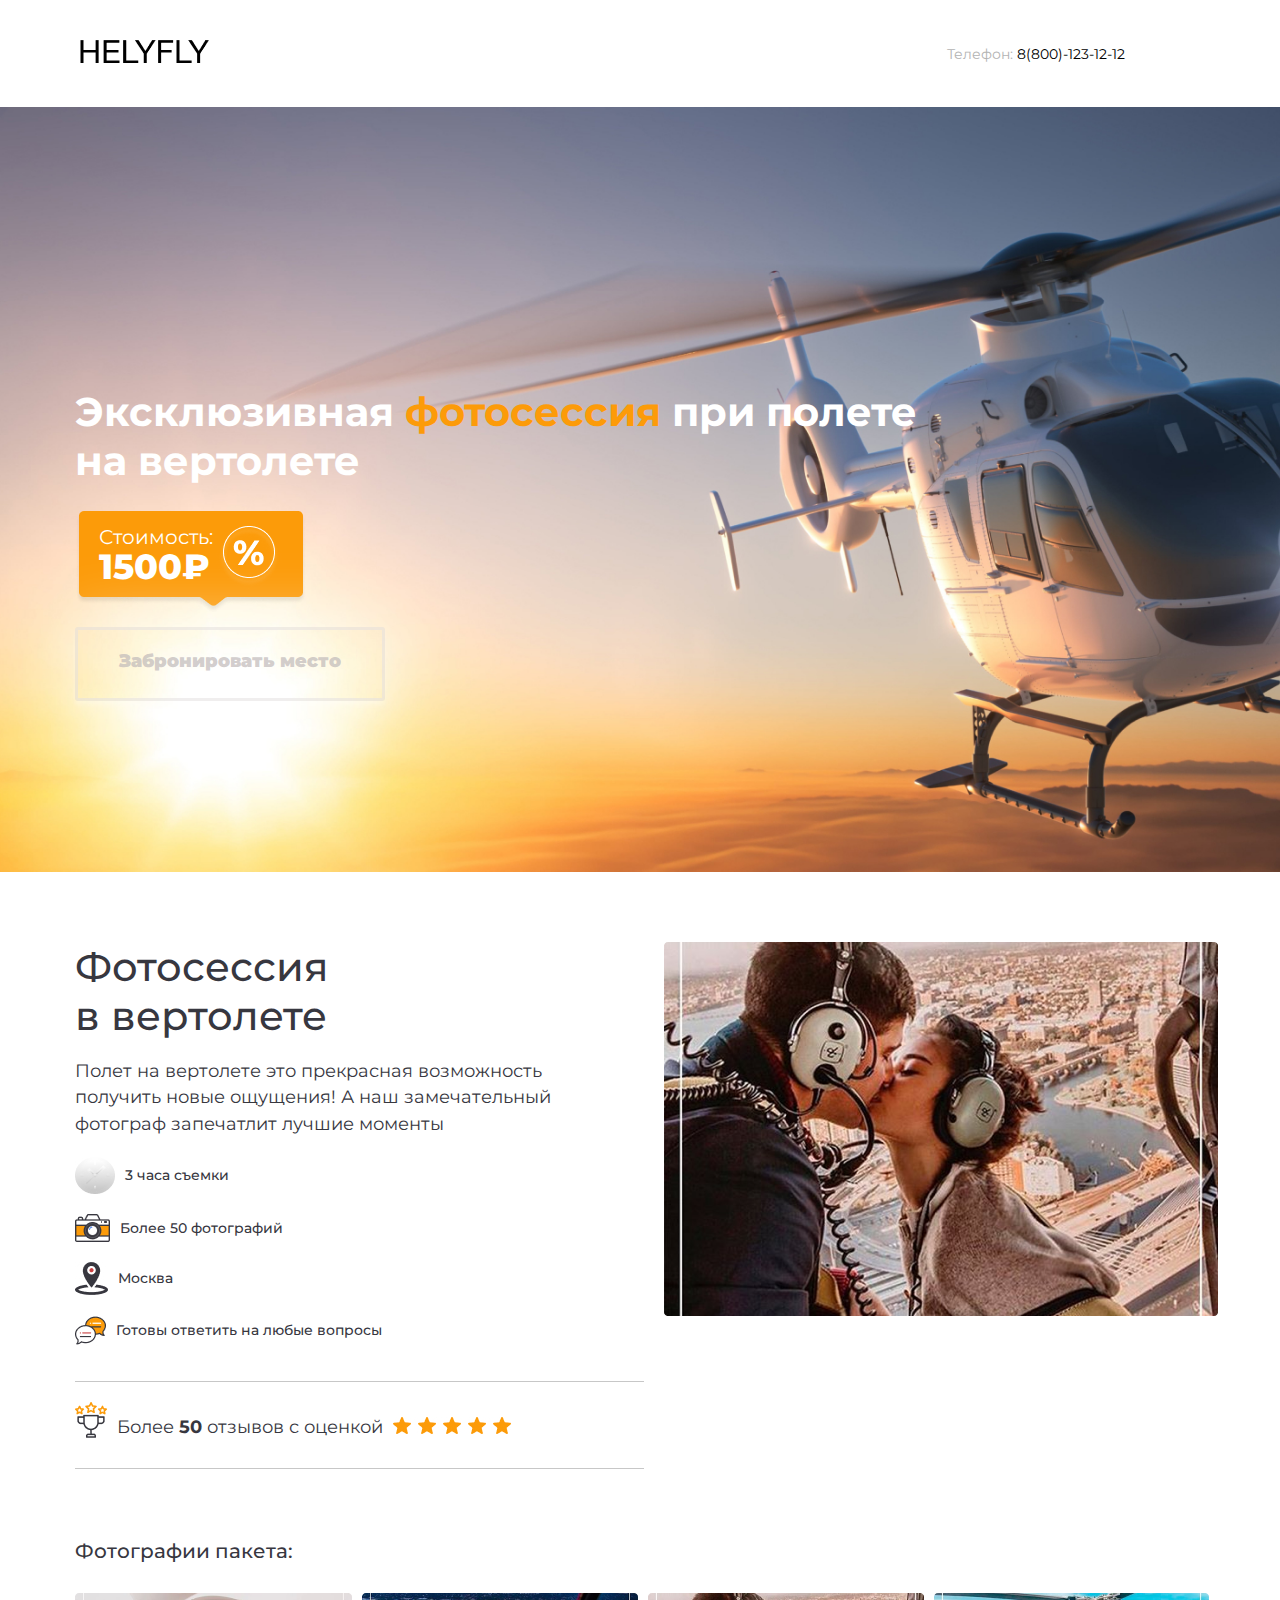
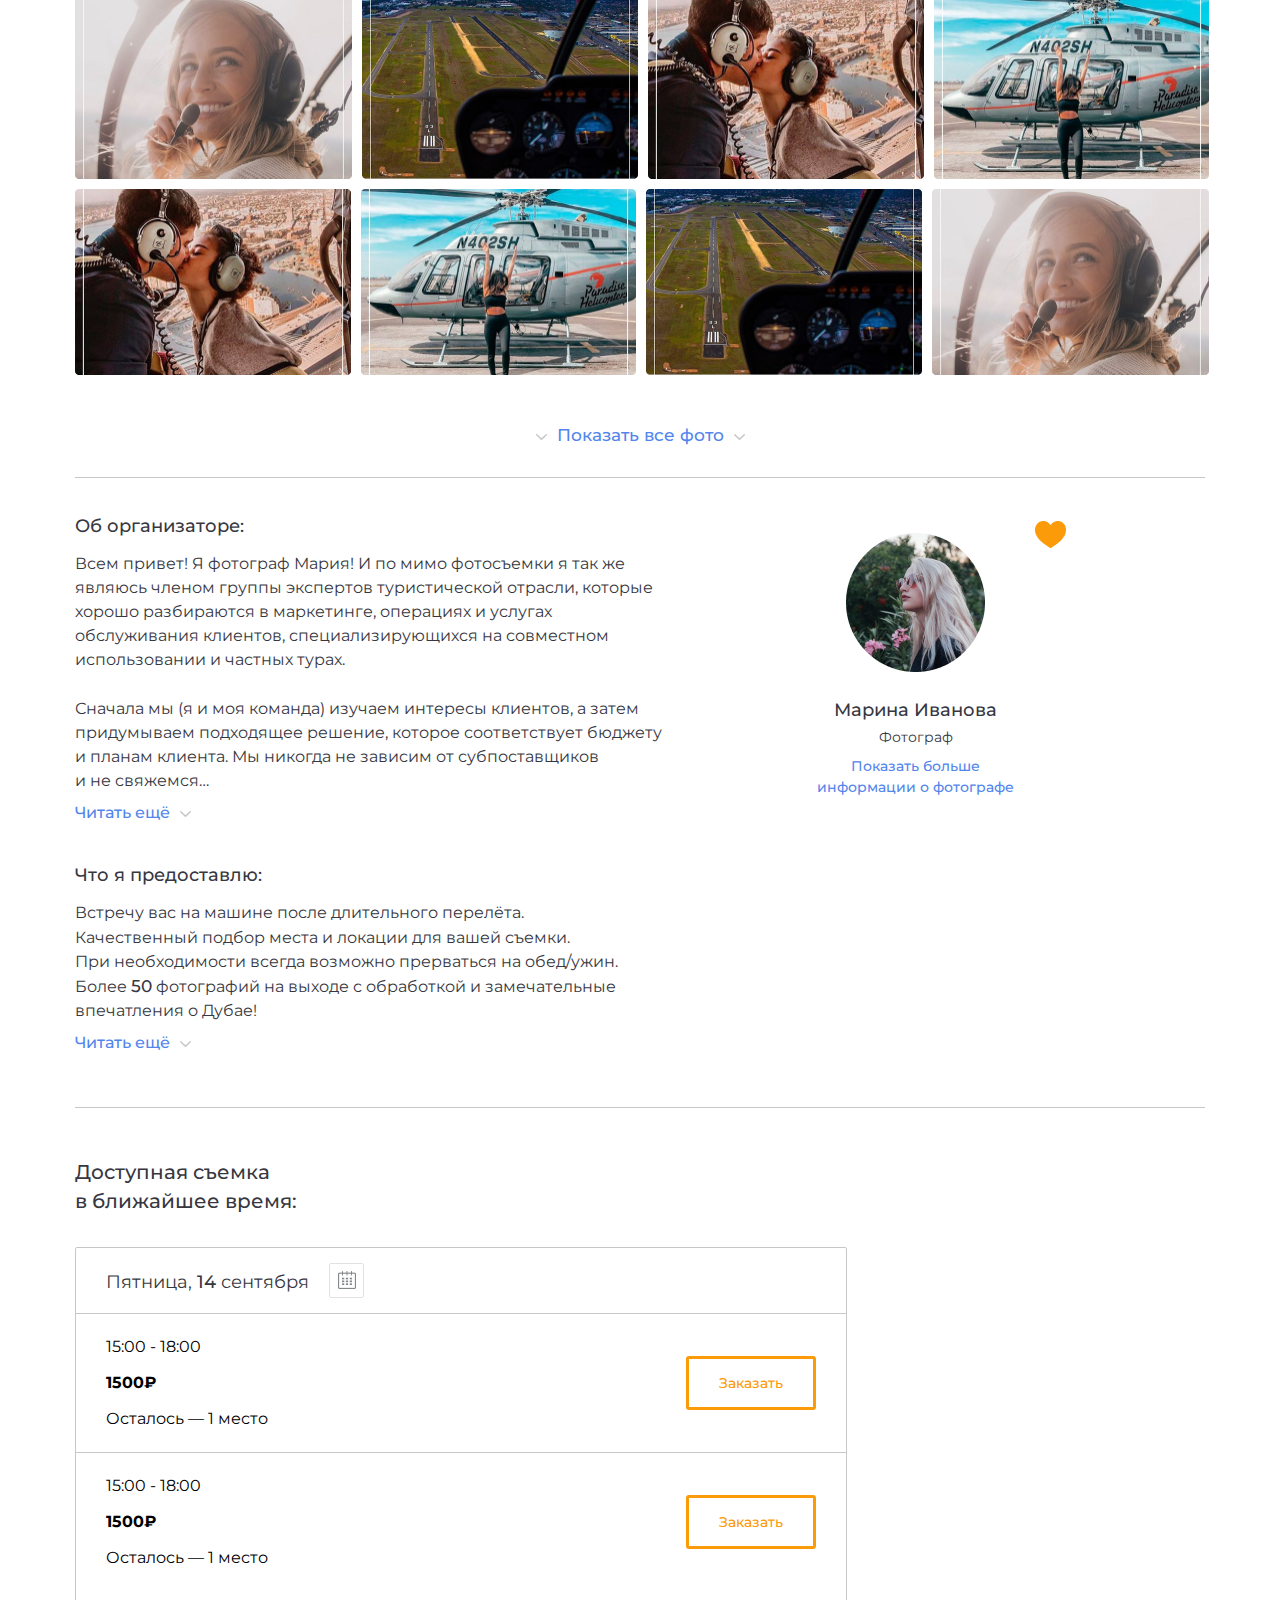
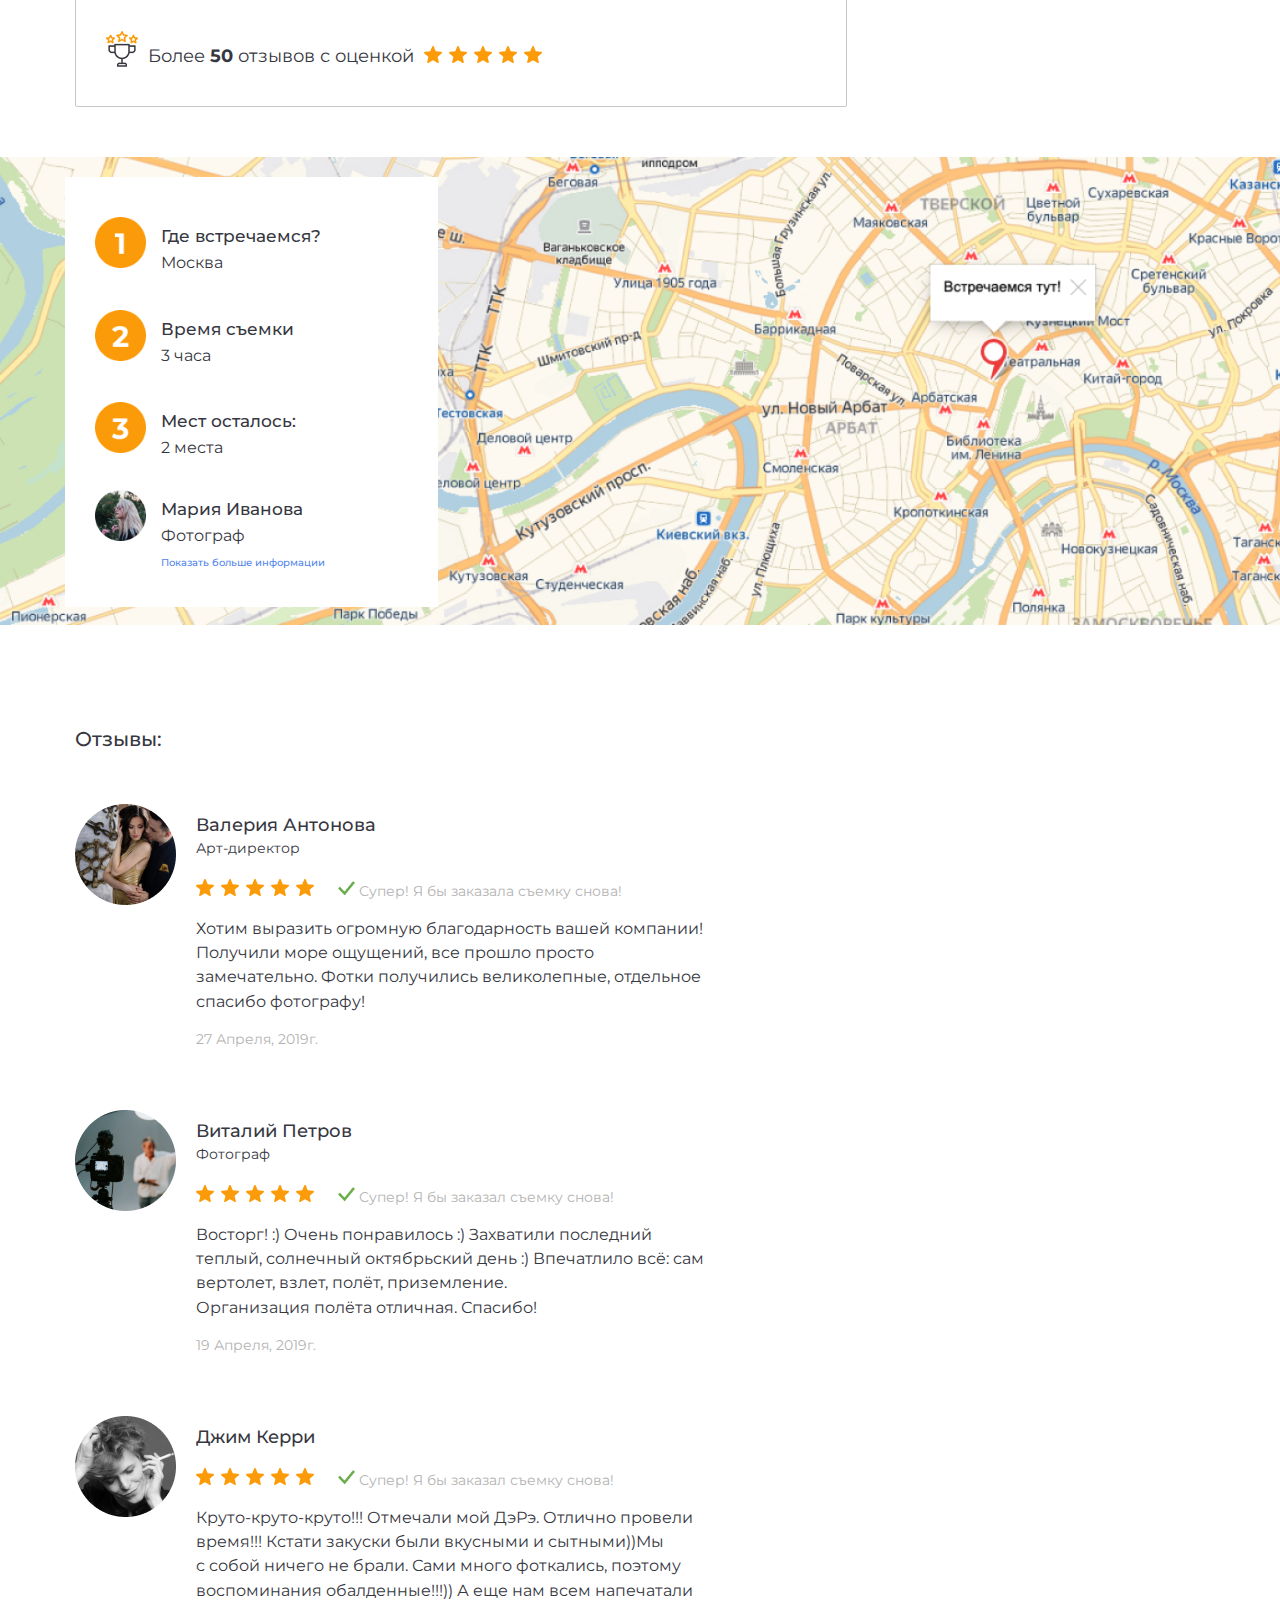
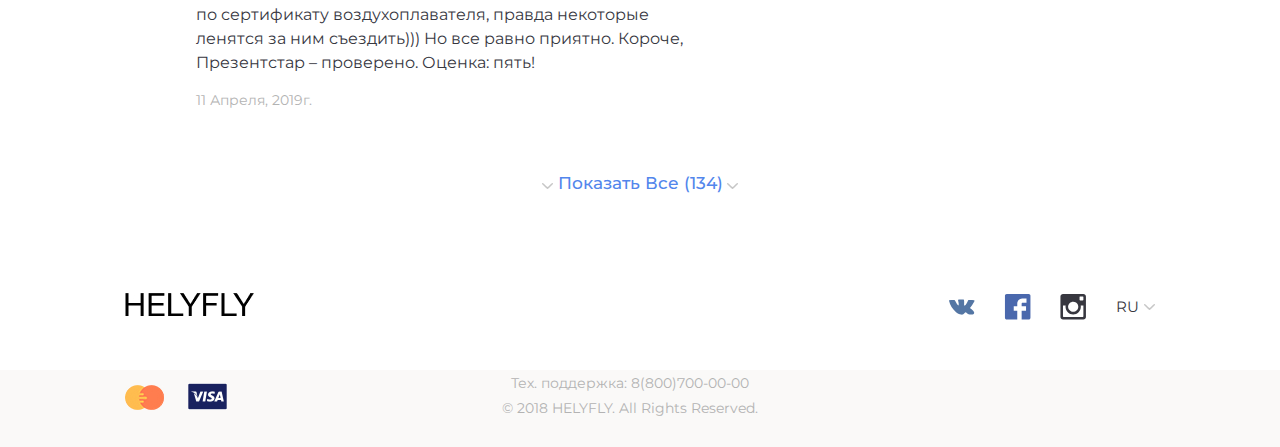
<file: index.html>
<!DOCTYPE html>
<html lang="en">
<head>
    <meta charset="UTF-8">
    <link rel="preconnect" href="https://fonts.googleapis.com">
    <link rel="preconnect" href="https://fonts.gstatic.com" crossorigin>
    <link href="https://fonts.googleapis.com/css2?family=Press+Start+2P&display=swap" rel="stylesheet">
    <link rel="preconnect" href="https://fonts.googleapis.com">
    <link rel="preconnect" href="https://fonts.gstatic.com" crossorigin>
    <link href="https://fonts.googleapis.com/css2?family=Montserrat:wght@700&family=Press+Start+2P&display=swap" rel="stylesheet">
    <link rel="preconnect" href="https://fonts.googleapis.com">
    <link rel="preconnect" href="https://fonts.gstatic.com" crossorigin>
    <link href="https://fonts.googleapis.com/css2?family=Montserrat:wght@700;900&family=Press+Start+2P&display=swap" rel="stylesheet">
    <link rel="preconnect" href="https://fonts.googleapis.com">
    <link rel="preconnect" href="https://fonts.gstatic.com" crossorigin>
    <link href="https://fonts.googleapis.com/css2?family=Montserrat:wght@700;800;900&family=Press+Start+2P&display=swap" rel="stylesheet">
    <link rel="preconnect" href="https://fonts.googleapis.com">
    <link rel="preconnect" href="https://fonts.gstatic.com" crossorigin>
    <link href="https://fonts.googleapis.com/css2?family=Montserrat:wght@400;700;800;900&family=Press+Start+2P&display=swap" rel="stylesheet">
    <link rel="preconnect" href="https://fonts.googleapis.com">
    <link rel="preconnect" href="https://fonts.gstatic.com" crossorigin>
    <link href="https://fonts.googleapis.com/css2?family=Montserrat:wght@400;500;700;800;900&family=Press+Start+2P&display=swap" rel="stylesheet">
    <link rel="preconnect" href="https://fonts.googleapis.com" />
    <link rel="preconnect" href="https://fonts.gstatic.com" crossorigin />
    <link href="https://fonts.googleapis.com/css2?family=Montserrat:wght@500&display=swap" rel="stylesheet" />
    <link rel="preconnect" href="https://fonts.googleapis.com" />
    <link rel="preconnect" href="https://fonts.gstatic.com" crossorigin />
    <link href="https://fonts.googleapis.com/css2?family=Montserrat&display=swap" rel="stylesheet" />
    <link rel="stylesheet" href="app.css">
    <meta name="viewport" content="width=device-width, initial-scale=1.0">
    <title>Helicopter</title>
</head>
<body>
    <section class="header">
        <div class="container">
            <div class="header-line">
                <div class="header-logo">
                    <img src="image/logo.png" alt="">
                </div>
                <div class="phone">
                    <div class="number">
                        Телефон:
                        <a class="num" href="*">8(800)-123-12-12</a>
                    </div>
                </div>
            </div>
        </div>
    </section>
    <section class="helimain">
        <div class="container">
            <div class="helimain-title">
                <div class="helimain-text">
                    Эксклюзивная <span>фотосессия</span> при полете<br>на вертолете
                </div>
                <div class="helimain-price">
                    <img src="image/price.png" alt="">
                    <div class="halimain-price-block">
                        <img src="image/%.png" class="helimain-circle">
                        <div class="halimain-cost">
                            Стоимость:
                        </div>
                        <div class="helimain-1500">
                            1500₽
                        </div>
                    </div>
                </div>
                <div class="helimain-btn">
                    <a href="form/form.html" class="helimain-button">Забронировать место</a>
                </div>
            </div>
        </div>
    </section>
    <section class="photoshoot">
        <div class="container">
          <div class="photoshoot__body">
            <div class="photoshoot__right">
              <div class="photoshoot__title">
                <h3 class="photoshoot__title-text">
                  Фотосессия <br />
                  в вертолете
                </h3>
              </div>
              <p class="photoshoot__paragrah">
                Полет на вертолете это прекрасная возможность <br />
                получить новые ощущения! А наш замечательный <br />
                фотограф запечатлит лучшие моменты
              </p>
  
              <div class="photoshoot__recomended">
                <img src="./img/photoshoot__icon-01.jpg" alt="" />
                <p class="photoshoot__icon-text01">3 часа съемки</p>
              </div>
              <div class="photoshoot__recomended">
                <img src="./img/photoshoot__icon-02.jpg" alt="" />
                <p class="photoshoot__icon-text01">Более 50 фотографий</p>
              </div>
              <div class="photoshoot__recomended">
                <img src="./img/photoshoot__icon-03.jpg" alt="" />
                <p class="photoshoot__icon-text01">Москва</p>
              </div>
              <div class="photoshoot__recomended">
                <img src="./img/photoshoot__icon-04.jpg" alt="" />
                <p class="photoshoot__icon-text01">
                  Готовы ответить на любые вопросы
                </p>
              </div>
  
              <div class="photoshoot__line-1"></div>
  
              <div class="photoshoot__grade">
                <img src="./img/photoshoot__icon-05.jpg" alt="" />
                <p class="photoshoot__icon-text02">
                  Более <span class="photoshoot__grade-color">50</span> отзывов с
                  оценкой
                </p>
                <img
                  class="photoshoot__grade-img"
                  src="./img/photoshoot__icon-06.jpg"
                  alt=""
                />
              </div>
  
              <div class="photoshoot__line-2"></div>
            </div>
  
            <div class="photoshoot__left">
              <img
                class="photoshoot__img"
                src="./img/left-big__img-01.png"
                alt=""
              />
            </div>
          </div>
        </div>
    </section>
    <section class="photo-package">
        <div class="container">
          <div class="photo-package__body">
            <div class="photo-package__title">
              <p class="photo-package__text-1">Фотографии пакета:</p>
            </div>
  
            <div class="photo-package__images-1">
              <img
                src="./img/photo-package-1.png"
                alt=""
                class="photo-package__img-1"
              />
              <img
                src="./img/photo-package-2.png"
                alt=""
                class="photo-package__img-1"
              />
              <img
                src="./img/photo-package-3.png"
                alt=""
                class="photo-package__img-1"
              />
              <img
                src="./img/photo-package-4.png"
                alt=""
                class="photo-package__img-1"
              />
            </div>
            <div class="photo-package__images-2">
              <img
                src="./img/photo-package-3.png"
                alt=""
                class="photo-package__img-1"
              />
              <img
                src="./img/photo-package-4.png"
                alt=""
                class="photo-package__img-1"
              />
              <img
                src="./img/photo-package-2.png"
                alt=""
                class="photo-package__img-1"
              />
              <img
                src="./img/photo-package-1.png"
                alt=""
                class="photo-package__img-1"
              />
            </div>
  
            <div class="photo-package__buttons">
              <button class="photo-package__button-01">Показать все фото</button>
            </div>
  
            <div class="photo-package__line"></div>
          </div>
        </div>
    </section>
    <section class="organization">
        <div class="container">
          <div class="organization__body">
  
            <div class="organization__right">
              <div class="organization__title-1">
                <p class="organization__text-1">Об организаторе:</p>
              </div>
  
              <div class="organization__info-1">
                <p class="organization__text-info-1">
                  Всем привет! Я фотограф Мария! И по мимо фотосъемки я так же
                  <br/>
                  являюсь членом группы экспертов туристической отрасли, которые
                  <br/>
                  хорошо разбираются в маркетинге, операциях и услугах <br />
                  обслуживания клиентов, специализирующихся на совместном <br />
                  использовании и частных турах.
                  <br/>
                  <br/>
                  Сначала мы (я и моя команда) изучаем интересы клиентов, а затем
                  <br/>
                  придумываем подходящее решение, которое соответствует бюджету
                  <br/>
                  и планам клиента. Мы никогда не зависим от субпоставщиков <br />
                  и не свяжемся…
                </p>
              </div>
              <div class="organization__buttons">
                <button class="organization__button-01">Читать ещё</button>
              </div>
  
              <div class="organization__title-1">
                <p class="organization__text-1">Что я предоставлю:</p>
              </div>
               <p class="organization__text-info-2">
                Встречу вас на машине после длительного перелёта. <br>
                Качественный подбор места и локации для вашей съемки. <br>
                 При необходимости всегда возможно прерваться на обед/ужин. <br>
                 Более <span class="photoshoot__grade-color-2">50</span> фотографий на выходе с обработкой и замечательные <br>
                 впечатления о Дубае!
               </p>
               <div class="organization__buttons">
                <button class="organization__button-01">Читать ещё</button>
              </div>
            </div>
  
          
  
            <div class="organization__left">
              
              <div class="organization__profil-01">
              <div class="organization__images">
              <img src="./img/vectorheart.jpg" alt="" class="organization__img-heard">
              </div>
                <img src="./img/Maria Ivanovna.png" alt="" class="organization__img-1"/>
                <p class="organization__text-2">Марина Иванова</p>
                <p class="organization__text-3">Фотограф</p>
                <button class="organization__button-2">Показать больше <br/> информации о фотографе</button>
              </div>
            </div>
  
  
          </div>
        </div>
    </section>
    <section class="price">
        <div class="container">
          <div class="price__body">
  
            <div class="price__title">
              <p class="price__title-text-1">Доступная съемка <br> в ближайшее время:</p>
            </div>
  
            <div class="price__menu">
              <div class="price__date">
                <p class="price__date-text-01">Пятница, <span class="price__number-bold">14</span> сентября <img class="price__date-img-01" src="./img/price__date.jpg" alt=""></p>
              </div>
  
              <div class="prices">
                <div class="price__texts">
                <p class="price__text-01">15:00 - 18:00 </p>
                <p class="price__text-02">1500₽</p>
                <p class="price__text-03">Осталось — 1 место</p>
                </div>
                <div class="prices__buttons">
                <button class="price__button-01">Заказать</button>
                </div>
            </div>
            <div class="prices-2">
              <div class="price__texts">
                <p class="price__text-01">15:00 - 18:00 </p>
                <p class="price__text-02">1500₽</p>
                <p class="price__text-03">Осталось — 1 место</p>
                </div>
                <div class="prices__buttons">
                <button class="price__button-01">Заказать</button>
                </div>
            </div>
  
            <div class="photoshoot__grade-2">
                <img src="./img/photoshoot__icon-05.jpg" alt="" />
                <p class="photoshoot__icon-text02">Более <span class="photoshoot__grade-color">50</span> отзывов с оценкой</p>
                <img class="photoshoot__grade-img" src="./img/photoshoot__icon-06.jpg" alt=""/>
              </div>
  
          </div>
        </div>
    </section>
    <section class="maps">
        <div class="container">
            <div class="map-place">
                <div class="map-1">
                    <img src="image/num1.png" class="map-image">
                    <div class="map-text-1">
                        Где встречаемся?<br><span>Москва</span>
                    </div>  
                </div>
                <div class="map-2">
                    <img src="image/num2.png" class="map-image">
                    <div class="map-text-2">
                        Время съемки<br><span>3 часа</span>
                    </div>
                </div>
                <div class="map-3">
                    <img src="image/num3.png" class="map-image">
                    <div class="map-text-3">
                        Мест осталось:<br><span>2 места</span>
                    </div>
                </div>
                <div class="map-avatar">
                    <img src="image/avatar-map.png" class="map-image">
                    <div class="avatar">
                        Мария Иванова<br><span>Фотограф</span><br>
                        <a class="btn" href="*">Показать больше информации</a>
                    </div>
                </div>
            </div>
        </div>
    </section>
    <section class="reviews">
        <div class="container">
            <div class="reviews-naming">
                Отзывы:
            </div>
            
            <div class="reviews-title">
                <div class="reviews-line">
                    <div class="reviews-icon">
                        <img src="image/reviews-avatar-1.png" class="avatar-img-1">
                    </div>
                    <div class="reviews-coment">
                        <div class="name">
                            Валерия Антонова<br><span>Арт-директор</span>
                        </div>
                        <div class="reviews-estimation">
                            <img src="image/star.png" alt="">
                            <img src="image/check.png" class="check-img">
                            Супер! Я бы заказала съемку снова!
                        </div>
                        <div class="reviews-text">
                            Хотим выразить огромную благодарность вашей компании! <br>Получили море ощущений, все прошло просто <br>замечательно. Фотки получились великолепные, отдельное <br>спасибо фотографу!
                        </div>
                        <div class="reviews-date">
                            27 Апреля, 2019г.
                        </div>
                    </div>
                </div>
            </div>
            <div class="reviews-title">
                <div class="reviews-line">
                    <div class="reviews-icon">
                        <img src="image/reviews-avatar-2.png" class="avatar-img-1">
                    </div>
                    <div class="reviews-coment">
                        <div class="name">
                            Виталий Петров<br><span>Фотограф</span>
                        </div>
                        <div class="reviews-estimation">
                            <img src="image/star.png" alt="">
                            <img src="image/check.png" class="check-img">
                            Супер! Я бы заказал съемку снова!
                        </div>
                        <div class="reviews-text">
                            Восторг! :) Очень понравилось :) Захватили последний <br>теплый, солнечный октябрьский день :) Впечатлило всё: сам <br>вертолет, взлет, полёт, приземление. <br>Организация полёта отличная. Спасибо!
                        </div>
                        <div class="reviews-date">
                            19 Апреля, 2019г.
                        </div>
                    </div>
                </div>
            </div>
            <div class="reviews-title">
                <div class="reviews-line">
                    <div class="reviews-icon">
                        <img src="image/reviews-avatar-3.png" class="avatar-img-1">
                    </div>
                    <div class="reviews-coment">
                        <div class="name">
                            Джим Керри
                        </div>
                        <div class="reviews-estimation">
                            <img src="image/star.png" alt="">
                            <img src="image/check.png" class="check-img">
                            Супер! Я бы заказал съемку снова!
                        </div>
                        <div class="reviews-text">
                            Круто-круто-круто!!! Отмечали мой ДэРэ. Отлично провели <br>время!!! Кстати закуски были вкусными и сытными))Мы <br>с собой ничего не брали. Сами много фоткались, поэтому <br>воспоминания обалденные!!!)) А еще нам всем напечатали <br>по сертификату воздухоплавателя, правда некоторые <br>ленятся за ним съездить))) Но все равно приятно. Короче, <br>Презентстар – проверено. Оценка: пять!
                        </div>
                        <div class="reviews-date">
                            11 Апреля, 2019г.
                        </div>
                    </div>
                </div>
            </div>
        </div>
        <div class="reviews-other">
            <img src="image/arrow.png" alt="">
            <a href="#" class="reviews-button">Показать Все (134)</a>
            <img src="image/arrow.png" alt="">
        </div>
    </section>
    <section class="link">
        <div class="container">
          <div class="link__body">
  
            <div class="link__right">
              <img src="./img/link__HELYFLY-logo.jpg" alt="" class="link__img-01">
            </div>
  
            <div class="link__left">
              <svg xmlns="http://www.w3.org/2000/svg" width="137" height="26" viewBox="0 0 137 26" fill="none">
               <path fill-rule="evenodd" clip-rule="evenodd" d="M25.0593 6.34671C25.1479 6.3744 25.229 6.42146 25.2971 6.4845C25.3652 6.54754 25.4189 6.62495 25.4534 6.71114C25.4878 6.79732 25.5027 6.89011 25.4968 6.98275C25.4909 7.07538 25.4642 7.16556 25.4192 7.24671C25.2992 7.47971 25.1691 7.7067 25.0491 7.9337C25.0476 8.01323 25.0268 8.0912 24.9885 8.16089C24.9502 8.23058 24.8957 8.2899 24.8293 8.33371C23.725 10.3409 22.4432 12.2451 20.9992 14.0237C20.9944 14.0252 20.9901 14.028 20.9866 14.0316C20.9831 14.0353 20.9805 14.0398 20.9792 14.0447C22.6492 15.2277 26.6392 18.2447 24.6892 19.9447C23.6692 20.8377 20.7091 20.6877 19.5691 20.1817C18.9084 19.8425 18.2934 19.4208 17.739 18.9267C16.759 18.1367 16.4891 18.1827 15.6091 19.0267C14.4791 20.1117 13.8494 20.7987 12.1794 20.6017C10.1849 20.2539 8.32981 19.3479 6.82933 17.9887C3.4438 15.0405 1.05985 11.1113 0.00901499 6.74671C-0.00445804 6.67883 -0.00269686 6.60884 0.0134095 6.54154C0.0295159 6.47424 0.0600229 6.41121 0.102765 6.35678C0.145507 6.30236 0.199402 6.25783 0.260968 6.22623C0.322534 6.19463 0.390073 6.17671 0.45921 6.17371C0.47921 6.17371 0.479249 6.16371 0.499249 6.15871C2.07974 5.87493 3.69259 5.81735 5.28929 5.9877C5.41579 6.00343 5.53429 6.05752 5.62913 6.1427C5.67589 6.16149 5.71727 6.19175 5.74925 6.2307C6.97925 7.7127 7.51905 9.66971 8.79905 11.1107C9.41905 11.8107 9.61942 11.6947 9.67943 10.7337C9.70775 10.3213 9.71086 9.90753 9.68919 9.49471C9.62919 8.41571 9.24909 7.47071 9.08909 6.42171C9.05895 6.28436 9.08441 6.14065 9.15941 6.0217C9.17637 5.90306 9.23091 5.79313 9.31566 5.70839C9.4004 5.62365 9.5105 5.56866 9.62913 5.5517C11.1537 5.45292 12.6825 5.43223 14.2092 5.4897C14.3038 5.46046 14.4052 5.46215 14.4988 5.49452C14.5923 5.5269 14.673 5.58828 14.7292 5.66971C14.7864 5.68635 14.8381 5.71821 14.8786 5.76189C14.9192 5.80557 14.9469 5.85942 14.9592 5.91771C15.1391 6.86004 15.1998 7.82126 15.1394 8.7787C15.1294 9.2387 15.1191 9.70271 15.1091 10.1627C15.0991 10.4257 15.0993 10.6897 15.0993 10.9527C14.9993 11.4387 15.1894 11.6237 15.6594 11.5107C16.4494 11.5977 16.6591 10.9267 17.0491 10.3107C17.2791 9.9447 17.4992 9.5677 17.7092 9.1857C18.2092 8.2857 18.569 7.34271 19.029 6.42771C19.0619 6.35456 19.1135 6.29131 19.1784 6.24428C19.2434 6.19725 19.3194 6.16808 19.3992 6.1597C19.4453 6.13367 19.4963 6.11766 19.5491 6.1127C21.3886 5.97547 23.2381 6.05402 25.0593 6.34671Z" fill="#5476A4"/>
               <path fill-rule="evenodd" clip-rule="evenodd" d="M134.379 0H113.989C113.313 0.00237184 112.666 0.271792 112.188 0.749496C111.711 1.2272 111.441 1.87442 111.439 2.54999V22.947C111.441 23.6226 111.711 24.2698 112.188 24.7475C112.666 25.2252 113.313 25.4946 113.989 25.497H134.379C135.055 25.4962 135.703 25.2273 136.181 24.7492C136.659 24.2712 136.928 23.623 136.929 22.947V2.547C136.928 1.87138 136.659 1.22385 136.181 0.746399C135.703 0.268944 135.055 0.000528187 134.379 0ZM124.189 7.64799C125.198 7.64799 126.184 7.9471 127.022 8.50749C127.861 9.06789 128.515 9.86441 128.901 10.7963C129.287 11.7282 129.388 12.7536 129.191 13.743C128.994 14.7323 128.509 15.641 127.795 16.3542C127.082 17.0675 126.173 17.5532 125.184 17.75C124.195 17.9468 123.169 17.8458 122.237 17.4598C121.305 17.0738 120.509 16.4201 119.949 15.5814C119.388 14.7427 119.089 13.7567 119.089 12.748C119.091 11.396 119.629 10.0999 120.585 9.14374C121.541 8.1876 122.837 7.64937 124.189 7.64699V7.64799ZM114.629 22.948C114.544 22.9539 114.458 22.9415 114.378 22.9116C114.298 22.8817 114.225 22.835 114.165 22.7747C114.104 22.7144 114.057 22.6418 114.026 22.5618C113.996 22.4818 113.983 22.3963 113.989 22.311V11.472H116.669C116.562 11.888 116.518 12.3179 116.539 12.747C116.539 14.7746 117.345 16.7191 118.778 18.1528C120.212 19.5865 122.157 20.392 124.184 20.392C126.212 20.392 128.156 19.5865 129.59 18.1528C131.024 16.7191 131.829 14.7746 131.829 12.747C131.849 12.3185 131.808 11.8893 131.709 11.472H134.379V22.307C134.384 22.3914 134.372 22.476 134.342 22.5553C134.313 22.6345 134.266 22.7066 134.207 22.7667C134.147 22.8269 134.076 22.8738 133.997 22.9043C133.918 22.9349 133.834 22.9484 133.749 22.944H114.629V22.948ZM134.379 5.73999C134.384 5.82443 134.372 5.90905 134.342 5.98828C134.313 6.06751 134.266 6.13957 134.207 6.19972C134.147 6.25988 134.076 6.30677 133.997 6.33733C133.918 6.36788 133.834 6.3814 133.749 6.377H131.199C131.114 6.38287 131.028 6.37044 130.948 6.34055C130.868 6.31065 130.795 6.26399 130.734 6.20367C130.674 6.14335 130.627 6.07078 130.597 5.99081C130.566 5.91085 130.554 5.82532 130.559 5.73999V3.18999C130.554 3.10474 130.567 3.01935 130.597 2.9395C130.628 2.85965 130.674 2.7872 130.735 2.72699C130.795 2.66678 130.868 2.6202 130.948 2.59036C131.028 2.56053 131.114 2.54814 131.199 2.554H133.749C133.833 2.54962 133.918 2.5631 133.997 2.5936C134.075 2.62409 134.147 2.6709 134.207 2.73094C134.266 2.79099 134.312 2.86292 134.342 2.94203C134.372 3.02114 134.384 3.10563 134.379 3.18999V5.73999Z" fill="#37373F"/>
              <path fill-rule="evenodd" clip-rule="evenodd" d="M79.689 25.494H72.6489V16.703H77.0488V12.308H72.6489V9.67C72.6505 9.43719 72.744 9.21437 72.9087 9.04984C73.0734 8.8853 73.296 8.79231 73.5288 8.791H77.4888V4.39099H73.0889C71.7682 4.50233 70.5381 5.10693 69.6431 6.08443C68.748 7.06193 68.2536 8.34064 68.2588 9.666V12.304H64.7388V16.698H68.2588V25.49H57.709C57.2426 25.4892 56.7957 25.3037 56.4658 24.974C56.136 24.6443 55.9503 24.1974 55.9492 23.731V1.758C55.9505 1.29181 56.136 0.845116 56.4658 0.515656C56.7957 0.186195 57.2428 0.000791421 57.709 0H79.689C80.1536 0.00290161 80.5985 0.189296 80.9263 0.518585C81.2541 0.847875 81.4382 1.29337 81.439 1.758V23.735C81.4384 24.1998 81.2541 24.6455 80.9263 24.9751C80.5984 25.3046 80.1538 25.4911 79.689 25.494Z" fill="#4A68AD"/>
             </svg>
             <p class="link__lang">RU</p>
             <img src="./img/arrow-1.jpg" alt="" class="link__img-02">
            </div>
  
          </div>
        </div>
    </section>
    <footer class="footer">
        <div class="container">
          <div class="footer__body">
  
            <div class="footer__right">
              <div class="footer__icons">
                <img src="./img/footer__icon-01.jpg" alt="" class="footer__icon">
                <img src="./img/footer__icon-02.jpg" alt="" class="footer__icon">
              </div>
            </div>
  
            <div class="footer__center">
              <div class="footer__texts">
                <p class="footer__text-01">Тех. поддержка: 8(800)700-00-00</p>
                <p class="footer__text-02">© 2018 HELYFLY. All Rights Reserved.</p>
              </div>
            </div>
  
          </div>
        </div>
    </footer>
</body>
</html>
</file>
<file: app.css>
* {
  margin: 0;
}

body {
    margin: 0;
    font-family: "Open Sans", sans-serif;
}

.container {
  margin: 0px auto;
  width: 100%;
  max-width: 1130px;
}

.header {
    background: #fff;
    background-repeat: no-repeat;
    background-size: cover;
}

.header-line {
    background-color: #fff;
    padding-top: 40px;
    padding-bottom: 40px;
    margin-right: -200px;
    margin-left: 5px;
    display: flex;
    justify-content: space-between;
    align-items: center;
}

.header-logo {
    margin-right: 35px;
}

.number {
    margin-right: 280px;
    color: #B3B3B3;
    font-family: Montserrat;
    font-size: 14px;
    font-style: normal;
    font-weight: 400;
    line-height: normal;
}

.num {
    color: #000;
    text-decoration: none;
    font-family: Montserrat;
    font-weight: 400;
    transition: color 0.3s linear;
}

.num:hover {
    color: #0ccfe9;
}

.button {
    background-color: #FC9B09;
    color: #FFF;
    text-decoration: none;
    padding: 10px 18px;
    font-size: 14px;
    font-weight: 700;
    font-family: "Open Sans", sans-serif;
    transition: background-color 0.2s linear;
    transition: color 0.2s linear;
}

.button:hover {
    background-color: #bf6924;
    color: #565252;
}

.helimain {
    background-image: url(image/fon.jpg);
    position: relative;
    height: 85vh;
    background-repeat: no-repeat;
    background-size: cover;
}

.helimain-title {
    padding-top: 280px;
    display: flex;
    align-items: center;
    display: grid;
}

.helimain-text {
    width: 887px;
    height: 89px;
    color: #FFF;
    font-family: Montserrat;
    font-size: 40px;
    font-style: normal;
    font-weight: 700;
    line-height: normal;
}

.helimain-text span {
    color: #FC9B09;
}

.helimain-price {
    padding-top: 35px;
    width: 224px;
    height: 96px;
}

.halimain-price-block {
    position: relative;
    bottom: 107px; left: 4px;
    width: 224px;
    height: 96px;
}

.helimain-circle {
    position: relative;
    top: 4px; left: 129px;
}

.halimain-cost{
    position: relative;
    bottom: 75px; left: 20px;
    color: #FFF;
    font-family: Montserrat;
    font-size: 20px;
    font-style: normal;
    font-weight: 400;
    line-height: 151.156%;
    width: 121px;
    height: 19px;
}

.helimain-1500 {
    position: relative;
    bottom: 75px; left: 20px;
    width: 113px;
    height: 36px;
    color: #FFF;
    font-family: Montserrat;
    font-size: 35px;
    font-style: normal;
    font-weight: 800;
    line-height: 151.156%;
}

.helimain-btn {
    width: 304px;
    height: 68px;
    position: relative;
    top: 20px;
    border-radius: 3px;
    border: 3px solid #e4e1e18e;
    box-shadow: 0px 4px 4px 0px rgba(255, 255, 255, 0.25), 0px 4px 70px 0px rgba(255, 255, 255, 0.70);
    text-align: center;
}

.helimain-button {
    width: 230px;
    height: 21px;
    position: relative;
    top: 20px;
    color: #bfb9b9b6;
    text-decoration: none;
    text-align: center;
    font-family: Montserrat;
    font-size: 18px;
    font-style: normal;
    font-weight: 900;
    line-height: normal;
}

.helimain-button:hover {
 color: #FC9B09;
}

.photoshoot {
    text-decoration: none;
    margin: 70px 0px;
    padding: 0;
  }
  
  .container {
    margin: 0px auto;
    max-width: 1130px;
    width: 100%;
  }
  
  .photoshoot__title-text {
    font-family: Montserrat;
    font-size: 40px;
    font-weight: 500;
    color: #37373f;
  }
  
  .photoshoot__paragrah {
    color: #37373f;
    font-family: Montserrat;
    font-size: 18px;
    line-height: normal;
    margin-top: 18px;
    line-height: 146.28%;
    
  }
  
  .photoshoot__recomended {
    display: flex;
    align-items: center;
    gap: 10px;
    margin-top: 20px;
  }
  
  .photoshoot__icon-text01 {
    color: #37373f;
    font-family: Montserrat;
    font-size: 14px;
    font-weight: 500;
  }
  
  .photoshoot__icon-text02 {
    color: #37373f;
    font-family: Montserrat;
    font-size: 18px;
  }
  
  .photoshoot__grade-color {
    font-weight: bold;
  }
  
  .photoshoot__line-1 {
    content: "";
    display: flex;
    width: 569px;
    height: 1px;
    background-color: #c7c7c7;
    margin-top: 35px;
    margin-bottom: 20px;
  }
  
  .photoshoot__line-2 {
    content: "";
    display: flex;
    width: 569px;
    height: 1px;
    background-color: #c7c7c7;
    margin-top: 30px;
  }
  
  .photoshoot__grade {
    display: flex;
    align-items: end;
    gap: 10px;
  }
  
  .photoshoot__grade-2 {
    display: flex;
    align-items: end;
    gap: 10px;
    margin-top: 60px;
    margin-left: 30px;
  }
  
  .photoshoot__left {
    margin-left: 20px;
  }
  
  .photoshoot__grade-img {
    margin-bottom: 4px;
  }
  
  .photoshoot__body {
    display: flex;
  }

  .photo-package__title {
    margin-top: 30px;
    margin-bottom: 30px;
  }
  
  .photo-package__text-1 {
    color: #37373f;
    font-family: Montserrat;
    font-size: 20px;
    font-weight: 500;
  }
  
  .photo-package__images-1 {
    display: flex;
    gap: 10px;
  }
  
  .photo-package__images-2 {
    display: flex;
    margin-top: 10px;
    gap: 10px;
  }
  
  .photo-package__buttons {
    text-align: center;
  }
  
  .photo-package__button-01 {
    color: #5286ec;
    font-family: Montserrat;
    font-size: 17px;
    margin-top: 45px;
    border: none;
    background-color: #fff;
    cursor: pointer;
    font-weight: 500;
    padding: 5px 5px;
  }
  .photo-package__button-01:hover {
    color: #5285ec9d;
  }
  
  .photo-package__button-01::before {
    content: url(./img/arrow-1.jpg);
    align-items: center;
    margin-right: 10px;
    position: relative;
    bottom: 1px;
  }
  
  .photo-package__button-01::after {
    content: url(./img/arrow-1.jpg);
    margin-left: 10px;
    position: relative;
    bottom: 1px;
  }
  
  .photo-package__line {
    width: 100%;
    height: 1px;
    background-color: #c7c7c7;
    margin-top: 27px;
    display: flex;
    justify-content: center;
  }

  .organization__title-1 {
    margin-top: 37px;
    margin-bottom: 15px;
  }
  
  .organization__text-1 {
    font-size: 18px;
    color: #37373f;
    font-family: Montserrat;
    font-weight: 500;
  }
  
  .organization__text-info-1 {
    color: #37373f;
    font-family: Montserrat;
    font-size: 16px;
    font-weight: 400;
    font-style: normal;
    line-height: 151.156%;
  }
  
  .organization__button-01 {
    color: #5286ec;
    font-family: Montserrat;
    font-size: 16px;
    margin-top: 5px;
    border: none;
    background-color: #fff;
    cursor: pointer;
    font-weight: 500;
    padding: 5px 5px;
    margin-left: -5px;
  }

  .organization__button-01:hover {
    color: #5285eca1;
  }
  
  .organization__title-2 {
    margin-top: 37px;
    margin-bottom: 15px;
  }
  
  .organization__text-2 {
    font-size: 18px;
    color: #37373f;
    font-family: Montserrat;
    font-weight: 500;
    margin-top: 23px;
  }
  
  .organization__text-info-2 {
    color: #37373f;
    font-family: Montserrat;
    font-size: 16px;
    font-weight: 400;
    line-height: 151.156%;
  }
  
  .organization__text-3 {
    color: #37373f;
    font-family: Montserrat;
    font-size: 14px;
    font-weight: 400;
    margin-top: 7px;
  }
  
  .organization__left {
    display: flex;
  }
  
  .organization__button-01::after {
    content: url(./img/arrow-1.jpg);
    margin-left: 10px;
    position: relative;
    bottom: 1px;
  }
  
  .organization__profil-01 {
    text-align: center;
    margin-left: 150px;
    margin-top: 68px;
  }
  
  .organization__button-2 {
    color: #5286ec;
    font-family: Montserrat;
    font-size: 14px;
    margin-top: 5px;
    border: none;
    background-color: #fff;
    cursor: pointer;
    font-weight: 500;
    padding: 5px 5px;
    line-height: 151.156%;
  }

  .organization__button-2:hover {
    color: #5285eca1;
  }
  
  .organization__img-heard {
    width: 31px;
    height: 27px;
    align-items: end;
  }
  
  .organization__images {
    display: flex;
    justify-content: end;
    margin-right: -47px;
    margin-top: -40px;
    position: relative;
    top: 15px;
  }
  
  .photoshoot__grade-color-2 {
    font-weight: bolder;
    font-weight: 500;
    font-size: 17px;
    font-family: Montserrat;
  }
  
  .photo-package__line-2 {
    height: 1px;
    width: 101%;
    background-color: #c7c7c7;
    margin-top: 27px;
  }
  
  .organization__body {
    display: flex;
    border-bottom: 1px solid #c7c7c7;
    padding-bottom: 50px;
  }
  
  .price {
    margin-top: 50px;
  }
  
  .price__title-text-1 {
    color: #37373F;
    font-family: Montserrat;
    font-size: 20px;
    font-weight: 500;
    line-height: 146.28%;
    margin-bottom: 30px;
  }
  
  .price__menu {
    border: 1px solid #C7C7C7;
    width: 770px;
    height: 458px;
    border-radius: 2px;
  }
  
  .price__date-text-01 {
    color: #37373F;
    font-family: Montserrat;
    font-size: 18px;
    font-weight: 400;
  }
  
  .price__date-text-01 {
    padding-top: 15px;
    padding-left: 30px;
    padding-bottom: 18px;
    border-bottom: 0.5px solid #C7C7C7;
  }
  
  .price__number-bold {
    color: #37373F;
    font-family: Montserrat;
    font-size: 18px;
    font-weight: 500;
    line-height: 146.28%;
  }
  
  .price__date-img-01 {
    margin-left: 15px;
    margin-bottom: -10px;
  }
  
  .prices {
    font-family: Montserrat;
    line-height: 26px;
    padding-top: 20px;
    padding-left: 30px;
    padding-bottom: 20px;
    border-bottom: 0.5px solid #c7c7c7;
  }
  
  .price__text-01 {
    margin-bottom: 10px;
  }
  
  .price__text-02 {
    font-weight: bold;
  }
  
  .price__text-03 {
    margin-top: 10px;
  }
  
  .prices__button {
    color: #FC9B09;
    font-family: Montserrat;
    font-size: 14px;
    font-weight: 500;
    background-color: #fff;
    border: 2px solid #FC9B09;
    padding: 16px 33px;
    border-radius: 3px;
    margin-right: 30px;
  }
  
  .prices-2 {
    font-family: Montserrat;
    line-height: 26px;
    padding-top: 20px;
    padding-left: 30px;
  }
  
  .price__button-01 {
    padding: 15px 30px;
    color: #FC9B09;
    font-family: Montserrat;
    font-size: 14px;
    font-weight: 500;
    background-color: #fff;
    border-color: #FC9B09;
    border-radius: 3px;
    border: 3px solid #FC9B09;
    cursor: pointer;
  }

  .price__button-01:hover {
    color: #fc9b0998;
    border-color: #fc9b0998;
    border-radius: 3px;
    border: 3px solid #fc9b0998;
    cursor: pointer;
  }
  
  .prices {
    display: flex;
    justify-content: space-between;
  }
  
  .prices-2 {
    display: flex;
    justify-content: space-between;
  }
  
  .prices__buttons {
    display: flex;
    align-items: center;
    margin-right: 30px;
  }

  .link {
    margin-top: 47px;
  }
  
  .link__body {
    display: flex;
    align-items: center;
    justify-content: space-between;
    margin-left: 50px;
    margin-right: 50px;
  }
  
  .link__img-01 {
    padding-top: 50px;
    padding-bottom: 50px;
  }
  
  .link__left {
    display: flex;
    align-items: center;
  }
  
  .link__lang {
    color: #37373F;
    font-family: Montserrat;
    font-size: 15px;
    font-weight: 400;
    line-height: normal;
    margin-left: 30px;
  }
  
  .link__img-02 {
    margin-left: 5px;
  }

.maps {
    background-image: url(image/map.jpg);
    margin: 50px 0px;
    height: 52vh;
    background-repeat: no-repeat;
    background-size: cover;
}

.map-place {
    background-color: #FFF;
    width: 373px;
    height: 390px;
    display: grid;
    padding: 20px 0px;
    position: relative;
    top: 20px;  right: 10px;
}

.map-1{
    display: flex;
    margin: 5px 30px;
    align-items: center;
}

.map-text-1 {
    margin-left: 15px;
    width: 170px;
    height: 37px;
    color: #37373F;
    font-family: Montserrat;
    font-size: 17px;
    font-style: normal;
    font-weight: 500;
    line-height: 151.156%;
}

.map-text-1 span {
    width: 116px;
    height: 21px;
    color: #37373F;
    font-family: Montserrat;
    font-size: 16px;
    font-style: normal;
    font-weight: 400;
    line-height: 146.28%;
}

.map-image {
    width: 51px;
    height: 51px;
}

.map-2{
    display: flex;
    margin: 5px 30px;
    align-items: center;
}

.map-text-2 {
    margin-left: 15px;
    width: 170px;
    height: 37px;
    color: #37373F;
    font-family: Montserrat;
    font-size: 17px;
    font-style: normal;
    font-weight: 500;
    line-height: 151.156%;
}

.map-text-2 span {
    width: 116px;
    height: 21px;
    color: #37373F;
    font-family: Montserrat;
    font-size: 16px;
    font-style: normal;
    font-weight: 400;
    line-height: 146.28%;
}

.map-3{
    display: flex;
    margin: 5px 30px;
    align-items: center;
}

.map-text-3 {
    margin-left: 15px;
    width: 170px;
    height: 37px;
    color: #37373F;
    font-family: Montserrat;
    font-size: 17px;
    font-style: normal;
    font-weight: 500;
    line-height: 151.156%;
}

.map-text-3 span {
    width: 116px;
    height: 21px;
    color: #37373F;
    font-family: Montserrat;
    font-size: 16px;
    font-style: normal;
    font-weight: 400;
    line-height: 146.28%;
}

.map-avatar{
    display: flex;
    margin: 0px 30px;
    margin-bottom: 30px;
    align-items: center;
}

.avatar {
    margin-left: 15px;
    width: 170px;
    height: 37px;
    color: #37373F;
    font-family: Montserrat;
    font-size: 17px;
    font-style: normal;
    font-weight: 500;
    line-height: 151.156%;
}

.avatar span {
    width: 116px;
    height: 21px;
    color: #37373F;
    font-family: Montserrat;
    font-size: 16px;
    font-style: normal;
    font-weight: 400;
    line-height: 146.28%;
}

.btn {
    width: 279px;
    color: #5286EC;
    font-family: Montserrat;
    font-size: 10px;
    font-style: normal;
    text-decoration: none;
    font-weight: 500;
}

.btn:hover{
    color: #5285eca1;
}

.reviews {
    margin-top: 100px;
}

.reviews-title {
    margin: 50px 0px;
}

.reviews-naming {
    color: #37373F;
    font-family: Montserrat;
    font-size: 20px;
    font-style: normal;
    font-weight: 500;
    line-height: 146.28%;
    margin-bottom: 35px;
}

.reviews-line {
    display: flex;
}

.reviews-coment {
    display: grid;
    margin: 0px 20px;
}

.name {
    color: #37373F;
    font-family: Montserrat;
    font-size: 18px;
    font-style: normal;
    font-weight: 500;
    line-height: normal;
    padding: 10px 0px;
}

.name span {
    color: #37373F;
    font-family: Montserrat;
    font-size: 14px;
    font-style: normal;
    font-weight: 400;
    line-height: 151.156%;
    padding: 10px 0px;
}

.check-img {
    margin-left: 20px;
}

.reviews-estimation {
    color: #B3B3B3;
    font-family: Montserrat;
    font-size: 14px;
    font-style: normal;
    font-weight: 400;
    line-height: 151.156%;
    margin: 10px 0px;
}

.reviews-text {
    color: #37373F;
    font-family: Montserrat;
    font-size: 16px;
    font-style: normal;
    font-weight: 400;
    line-height: 151.156%;
    margin: 5px 0px;
}

.reviews-date {
    color: #B3B3B3;
    font-family: Montserrat;
    font-size: 14px;
    font-style: normal;
    font-weight: 400;
    line-height: 151.156%;
    margin: 10px 0px;
}

.reviews-other {
    text-align: center;
}

.reviews-button {
    color: #5286EC;
    font-family: Montserrat;
    font-size: 17px;
    font-style: normal;
    font-weight: 500;
    line-height: 146.28%;
    text-decoration: none;
}

.reviews-button:hover {
    color: #5285ec9d;
}

footer {
    background-color: #FAF9F8;
    height: 77px;
  }
  
  .footer__body {
    display: flex;
    margin-left: 30px;
  }
  
  .footer__icons {
    padding-top: 13px;
  }
  
  .footer__icon {
    margin-left: 20px;
  }
  
  .footer__texts {
    display: flex;
    flex-direction: column;
    justify-content: center;
    text-align: center;
    color: #B3B3B3;
    font-family: Montserrat;
    font-size: 14px;
    margin-left: 275px;
    padding-top: 4px;
  }
  
  .footer__text-01 {
    margin-bottom: 7px;
  }
</file>
